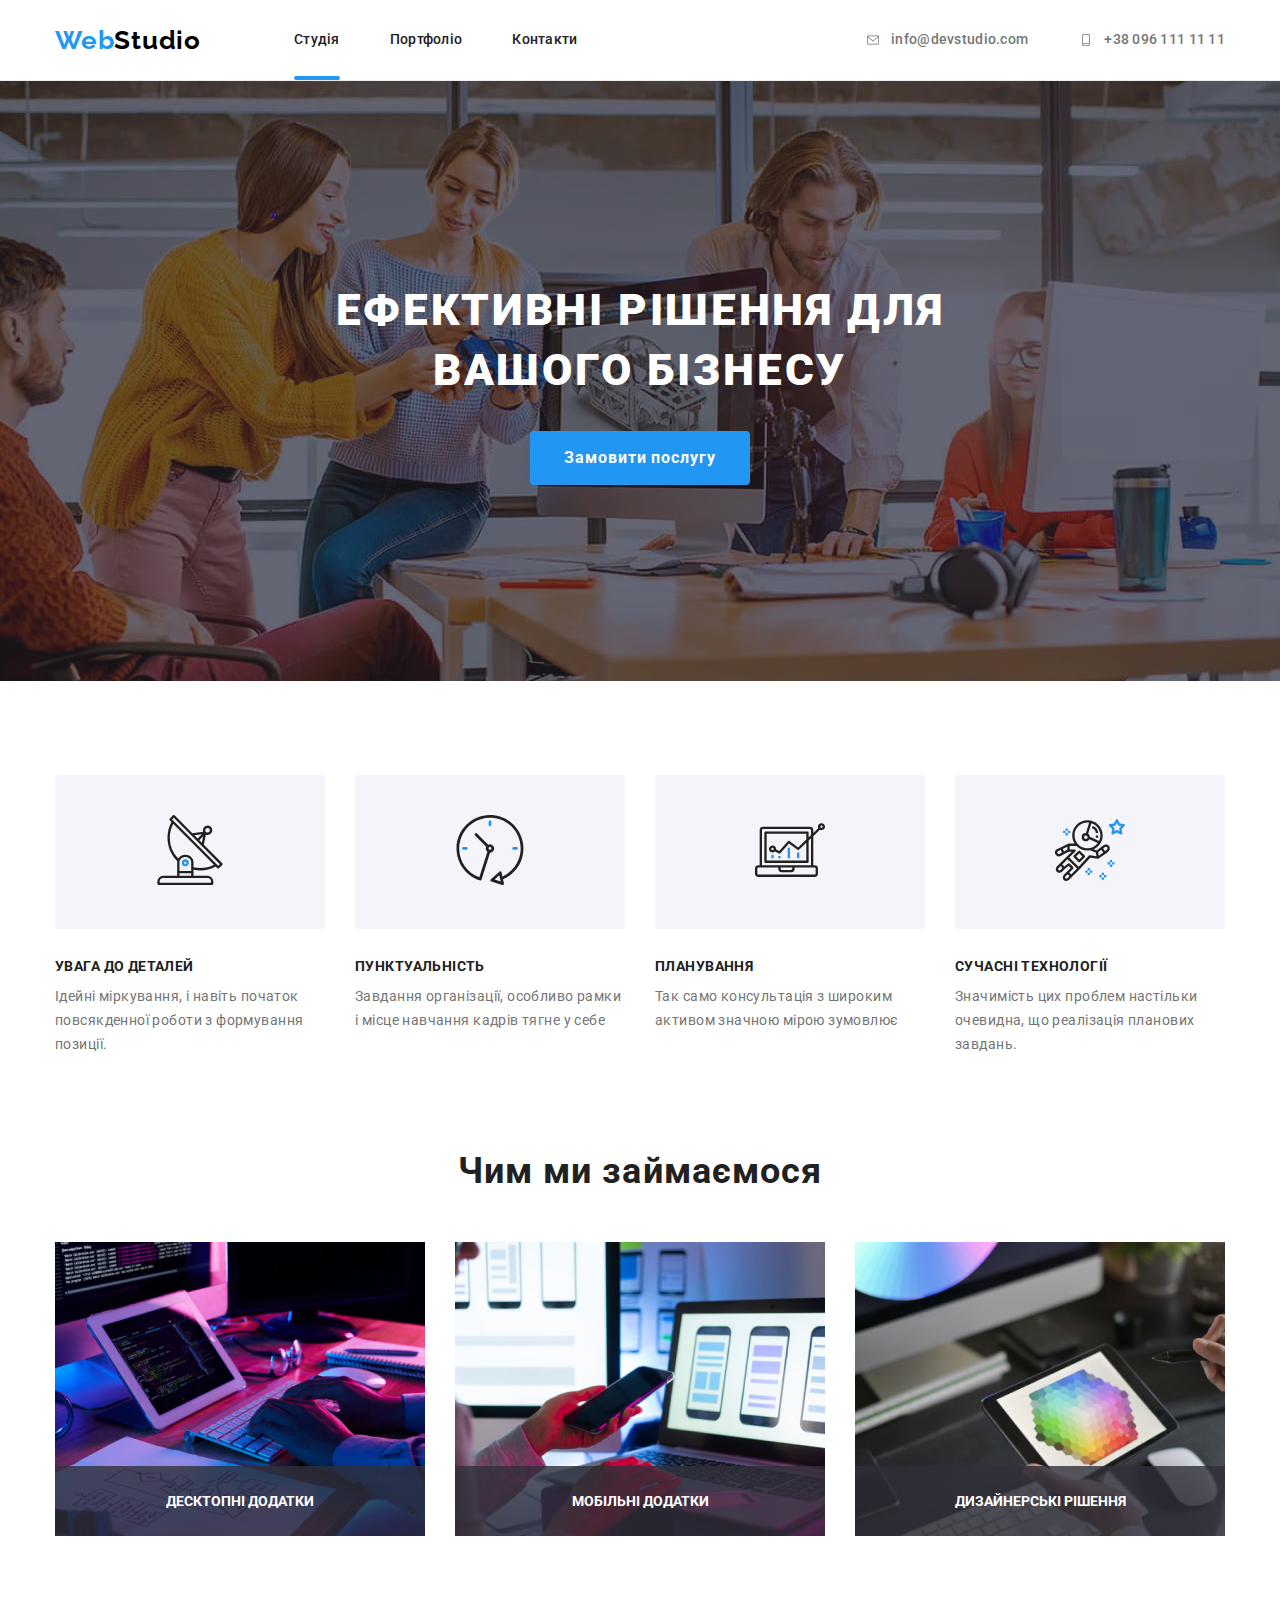
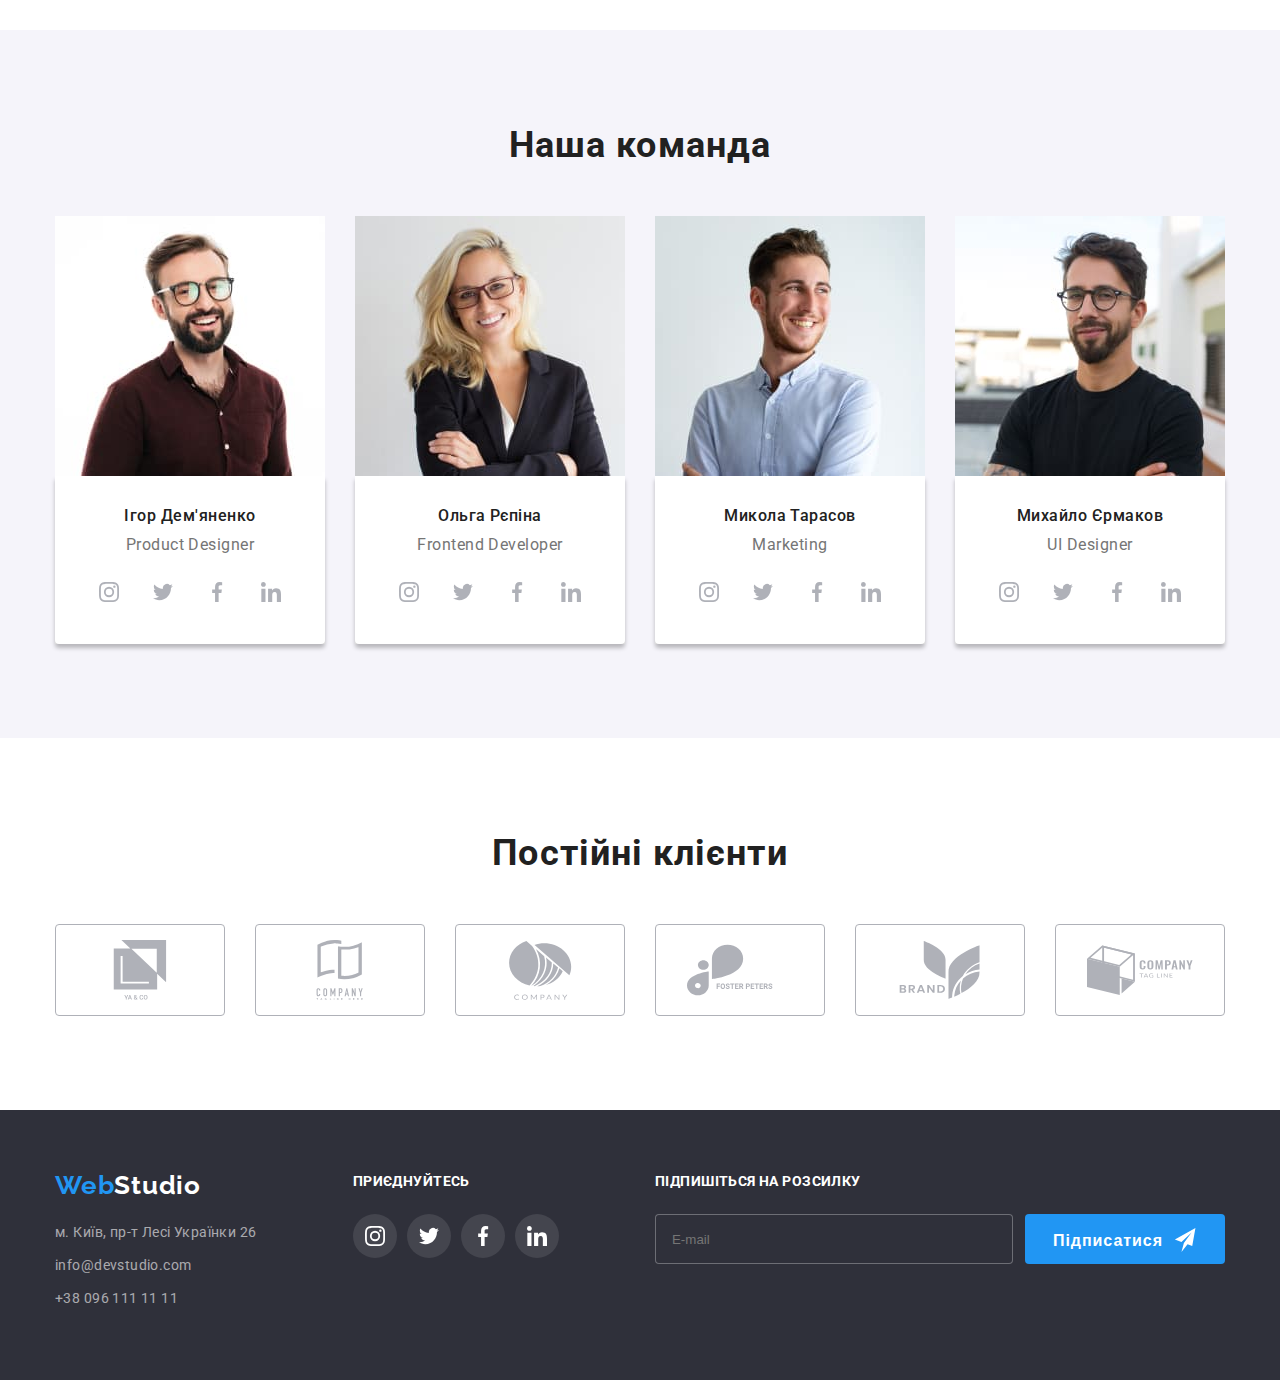
<file: index.html>
<!DOCTYPE html>
<html lang="uk">
  <head>
    <meta charset="UTF-8" />
    <meta http-equiv="X-UA-Compatible" content="IE=edge" />
    <meta name="viewport" content="width=device-width, initial-scale=1.0" />
    <title>Студія</title>

    <link rel="preconnect" href="https://fonts.googleapis.com" />
    <link rel="preconnect" href="https://fonts.gstatic.com" crossorigin />
    <!--<link rel="preconnect" href="<https://fonts.gstatic.com>" />-->
    <link
      href="https://fonts.googleapis.com/css2?family=Raleway:wght@700&family=Roboto:wght@400;500;700;900&display=swap"
      rel="stylesheet"
    />

    <link
      rel="stylesheet"
      href="https://cdnjs.cloudflare.com/ajax/libs/modern-normalize/1.1.0/modern-normalize.min.css"
      integrity="sha512-wpPYUAdjBVSE4KJnH1VR1HeZfpl1ub8YT/NKx4PuQ5NmX2tKuGu6U/JRp5y+Y8XG2tV+wKQpNHVUX03MfMFn9Q=="
      crossorigin="anonymous"
      referrerpolicy="no-referrer"
    />
    <link rel="stylesheet" href="./css/style.css" />
  </head>

  <body>
    <header class="page-header">
      <nav class="container main-nav">
        <a href="./index.html" class="logoh link"
          ><span class="webh-logo">Web</span><span class="studioh-logo">Studio</span></a
        >
        <ul class="site-nav list">
          <li class="item">
            <a href="" class="link current">Студія</a>
          </li>
          <li class="item">
            <a href="./portfolio.html" class="link">Портфоліо</a>
          </li>
          <li class="item"><a href=" " class="link">Контакти</a></li>
        </ul>

        <ul class="contacts-nav list">
          <li class="item">
            <a href="mailto:info@devstudio.com" class="contacts link">
              <svg class="contacts-nav-icon" width="16" height="12">
                <use href="./images/icon.svg#envelope"></use>
              </svg>
              info@devstudio.com
            </a>
          </li>
          <li class="item">
            <a href="tel:+380961111111" class="contacts link">
              <svg class="contacts-nav-icon" width="16" height="12">
                <use href="./images/icon.svg#smartphone"></use>
              </svg>
              +38 096 111 11 11
            </a>
          </li>
        </ul>
      </nav>
    </header>

    <main>
      <!--section "hero">-->

      <section class="hero-section overlay">
        <h1 class="hero-title">Ефективні рішення для вашого бізнесу</h1>
        <button class="button hero-button" type="button" data-modal-open>Замовити послугу</button>
      </section>

      <!-- Section Особливості рішень-->

      <!-- features Section - Особливості рішень-->
      <section class="section no-padding">
        <div class="container">
          <h2 class="section-title visually-hidden">Особливості рішень</h2>
          <ul class="features-list list">
            <li class="item">
              <div class="thumb">
                <svg class="features-icon" width="70" heigth="70">
                  <use href="./images/icon.svg#antenna"></use>
                </svg>
              </div>
              <div class="features-content">
                <h3 class="title">Увага до деталей</h3>
                <p class="description">
                  Ідейні міркування, і навіть початок повсякденної роботи з формування позиції.
                </p>
              </div>
            </li>
            <li class="item">
              <div class="thumb">
                <svg class="features-icon" width="70" heigth="70">
                  <use href="./images/icon.svg#clock"></use>
                </svg>
              </div>
              <div class="features-content">
                <h3 class="title">Пунктуальність</h3>
                <p class="description">
                  Завдання організації, особливо рамки і місце навчання кадрів тягне у себе
                </p>
              </div>
            </li>
            <li class="item">
              <div class="thumb">
                <svg class="features-icon" width="70" heigth="70">
                  <use href="./images/icon.svg#diagram"></use>
                </svg>
              </div>
              <div class="features-content">
                <h3 class="title">Планування</h3>
                <p class="description">
                  Так само консультація з широким активом значною мірою зумовлює
                </p>
              </div>
            </li>
            <li class="item">
              <div class="thumb">
                <svg class="features-icon" width="70" heigth="70">
                  <use href="./images/icon.svg#astronaut"></use>
                </svg>
              </div>
              <div class="features-content">
                <h3 class="title">Сучасні технології</h3>
                <p class="description">
                  Значимість цих проблем настільки очевидна, що реалізація планових завдань.
                </p>
              </div>
            </li>
          </ul>
        </div>
      </section>
      <!-- Section Чим ми займаємося -->
      <section class="section">
        <div class="container">
          <h2 class="section-title">Чим ми займаємося</h2>
          <ul class="work-list list">
            <li class="item">
              <a href="" class="link">
                <img src="./images/box/box-1.jpg" alt="Діяльність1" width="370" height="294" />
                <p class="work-description">десктопні додатки</p>
              </a>
            </li>
            <li class="item">
              <a href="" class="link">
                <img src="./images/box/box-2.jpg" alt="Діяльність2" width="370" height="294" />
                <p class="work-description">мобільні додатки</p>
              </a>
            </li>
            <li class="item">
              <a href="" class="link">
                <img src="./images/box/box-3.jpg" alt="Діяльність3" width="370" height="294" />
                <p class="work-description">дизайнерські рішення</p>
              </a>
            </li>
          </ul>
        </div>
      </section>

      <!-- Section Наша команда Section 3-->
      <section class="section cards-team">
        <div class="container">
          <h2 class="section-title">Наша команда</h2>
          <ul class="team-list list">
            <li class="item">
              <img
                src="./images/cards/team-card1.jpg"
                alt="Ігор Дем'яненко продакт Дизайнер"
                width="270"
                height="260"
              />
              <div class="team-info">
                <div class="team-content">
                  <h3 class="title">Ігор Дем'яненко</h3>
                  <p class="description" lang="en">Product Designer</p>
                </div>

                <div class="team-icon">
                  <!--Оформление иконок соцсетей */-->
                  <ul class="team-list-icon list">
                    <li>
                      <a href="" class="team-icon-link">
                        <svg class="team-item-icon">
                          <use href="./images/icon.svg#instagram"></use>
                        </svg>
                      </a>
                    </li>
                    <li>
                      <a href="" class="team-icon-link">
                        <svg class="team-item-icon">
                          <use href="./images/icon.svg#twitter"></use>
                        </svg>
                      </a>
                    </li>
                    <li>
                      <a href="" class="team-icon-link">
                        <svg class="team-item-icon">
                          <use href="./images/icon.svg#facebook"></use>
                        </svg>
                      </a>
                    </li>
                    <li>
                      <a href="" class="team-icon-link">
                        <svg class="team-item-icon">
                          <use href="./images/icon.svg#linkedin"></use>
                        </svg>
                      </a>
                    </li>
                  </ul>
                </div>
              </div>
            </li>

            <li class="item">
              <img
                src="./images/cards/team-card2.jpg"
                alt="Ольга Рєпіна фронт енд розробник"
                width="270"
                height="260"
              />
              <div class="team-info">
                <div class="team-content">
                  <h3 class="title">Ольга Рєпіна</h3>
                  <p class="description" lang="en">Frontend Developer</p>
                </div>
                <div class="team-icon">
                  <!--Оформление иконок соцсетей */-->
                  <ul class="team-list-icon list">
                    <li>
                      <a href="" class="team-icon-link">
                        <svg class="team-item-icon">
                          <use href="./images/icon.svg#instagram"></use>
                        </svg>
                      </a>
                    </li>
                    <li>
                      <a href="" class="team-icon-link">
                        <svg class="team-item-icon">
                          <use href="./images/icon.svg#twitter"></use>
                        </svg>
                      </a>
                    </li>
                    <li>
                      <a href="" class="team-icon-link">
                        <svg class="team-item-icon">
                          <use href="./images/icon.svg#facebook"></use>
                        </svg>
                      </a>
                    </li>
                    <li>
                      <a href="" class="team-icon-link">
                        <svg class="team-item-icon">
                          <use href="./images/icon.svg#linkedin"></use>
                        </svg>
                      </a>
                    </li>
                  </ul>
                </div>
              </div>
            </li>

            <li class="item">
              <img
                src="./images/cards/team-card3.jpg"
                alt="Микола Тарасов Маркетинг"
                width="270"
                height="260"
              />
              <div class="team-info">
                <div class="team-content">
                  <h3 class="title">Микола Тарасов</h3>
                  <p class="description" lang="en">Marketing</p>
                </div>

                <div class="team-icon">
                  <!--Оформление иконок соцсетей */-->
                  <ul class="team-list-icon list">
                    <li>
                      <a href="" class="team-icon-link">
                        <svg class="team-item-icon">
                          <use href="./images/icon.svg#instagram"></use>
                        </svg>
                      </a>
                    </li>
                    <li>
                      <a href="" class="team-icon-link">
                        <svg class="team-item-icon">
                          <use href="./images/icon.svg#twitter"></use>
                        </svg>
                      </a>
                    </li>
                    <li>
                      <a href="" class="team-icon-link">
                        <svg class="team-item-icon">
                          <use href="./images/icon.svg#facebook"></use>
                        </svg>
                      </a>
                    </li>
                    <li>
                      <a href="" class="team-icon-link">
                        <svg class="team-item-icon">
                          <use href="./images/icon.svg#linkedin"></use>
                        </svg>
                      </a>
                    </li>
                  </ul>
                </div>
              </div>
            </li>

            <li class="item">
              <img
                src="./images/cards/team-card4.jpg"
                alt="Михайло Єрмаков графічний дизайнер"
                width="270"
                height="260"
              />
              <div class="team-info">
                <div class="team-content">
                  <h3 class="title">Михайло Єрмаков</h3>
                  <p class="description" lang="en">UI Designer</p>
                </div>
                <div class="team-icon">
                  <!--Оформление иконок соцсетей */-->
                  <ul class="team-list-icon list">
                    <li>
                      <a href="" class="team-icon-link">
                        <svg class="team-item-icon">
                          <use href="./images/icon.svg#instagram"></use>
                        </svg>
                      </a>
                    </li>
                    <li>
                      <a href="" class="team-icon-link">
                        <svg class="team-item-icon">
                          <use href="./images/icon.svg#twitter"></use>
                        </svg>
                      </a>
                    </li>
                    <li>
                      <a href="" class="team-icon-link">
                        <svg class="team-item-icon">
                          <use href="./images/icon.svg#facebook"></use>
                        </svg>
                      </a>
                    </li>
                    <li>
                      <a href="" class="team-icon-link">
                        <svg class="team-item-icon">
                          <use href="./images/icon.svg#linkedin"></use>
                        </svg>
                      </a>
                    </li>
                  </ul>
                </div>
              </div>
            </li>
          </ul>
        </div>
      </section>

      <section class="section">
        <div class="container">
          <h2 class="section-title">Постійні клієнти</h2>
          <ul class="clients-list-icon list">
            <li>
              <a href="" class="clients-icon-link">
                <svg class="clients-item-icon">
                  <use href="./images/icon.svg#client-logo1"></use>
                </svg>
              </a>
            </li>
            <li>
              <a href="" class="clients-icon-link">
                <svg class="clients-item-icon">
                  <use href="./images/icon.svg#client-logo2"></use>
                </svg>
              </a>
            </li>
            <li>
              <a href="" class="clients-icon-link">
                <svg class="clients-item-icon">
                  <use href="./images/icon.svg#client-logo3"></use>
                </svg>
              </a>
            </li>
            <li>
              <a href="" class="clients-icon-link">
                <svg class="clients-item-icon">
                  <use href="./images/icon.svg#client-logo4"></use>
                </svg>
              </a>
            </li>
            <li class="item">
              <a href="" class="clients-icon-link">
                <svg class="clients-item-icon">
                  <use href="./images/icon.svg#client-logo5"></use>
                </svg>
              </a>
            </li>
            <li>
              <a href="" class="clients-icon-link">
                <svg class="clients-item-icon">
                  <use href="./images/icon.svg#client-logo6"></use>
                </svg>
              </a>
            </li>
          </ul>
        </div>
      </section>
    </main>

    <!-- footer -->
    <footer class="footer">
      <div class="container footer-info">
        <div class="footer-adr">
          <a href="./index.html" class="logof link">
            <span class="webf-logo">Web</span><span class="studiof-logo">Studio</span></a
          >
          <address>
            <a
              href="https://www.google.com/maps/d/viewer?mid=10uSM3H-mIU3GznYo2szRIEphczw&hl=en_US&ll=50.42732700000001%2C30.538092&z=17"
              target="_blank"
              class="address-footer link"
              rel="noopener noreferrer"
            >
              м. Київ, пр-т Лесі Українки 26</a
            >
            <a href="mailto:info@devstudio.com" class="address-footer link">info@devstudio.com</a>
            <a href="tel:+380961111111" class="address-footer link">+38 096 111 11 11</a>
          </address>
        </div>
        <div class="footer-icon">
          <p class="title">приєднуйтесь</p>
          <div class="team-icon">
            <!--Оформление иконок соцсетей */-->
            <ul class="footer-list-icon list">
              <li>
                <a href="" class="footer-icon-link">
                  <svg class="footer-item-icon">
                    <use href="./images/icon.svg#instagram"></use>
                  </svg>
                </a>
              </li>
              <li>
                <a href="" class="footer-icon-link">
                  <svg class="footer-item-icon">
                    <use href="./images/icon.svg#twitter"></use>
                  </svg>
                </a>
              </li>
              <li>
                <a href="" class="footer-icon-link">
                  <svg class="footer-item-icon">
                    <use href="./images/icon.svg#facebook"></use>
                  </svg>
                </a>
              </li>
              <li>
                <a href="" class="footer-icon-link">
                  <svg class="footer-item-icon">
                    <use href="./images/icon.svg#linkedin"></use>
                  </svg>
                </a>
              </li>
            </ul>
          </div>
        </div>

        <div class="footer-forma">
          <p class="title">підпишіться на розсилку</p>
          <form class="footer-forma-content" name="footer_forma_content">
            <label class="footer-forma-label" for="footer_user_email"></label>
            <input
              class="footer-forma-field"
              type="email"
              name="footer_user_email"
              id="footer_user_email"
              placeholder="E-mail"
            />
            <button type="submit" class="button-footer-forma">
              підписатися<svg class="footer-send-icon" width="24" height="24">
                <use href="./images/icon.svg#icon-send"></use>
              </svg>
            </button>
          </form>
        </div>
      </div>
    </footer>

    <!--modal window-->
    <div class="backdrop is-hidden" data-modal>
      <div class="modal">
        <button class="modal-btn" data-modal-close>
          <svg class="modal-icon-btn" width="11" height="11">
            <use href="./images/icon.svg#icon-close"></use>
          </svg>
        </button>

        <p class="modal-strong-text"><strong>Залиште свої дані, ми Вам передзвонимо </strong></p>
        <form class="modal-form" name="modal_form">
          <!---поля форми -->
          <div class="mоdal-form-group" role="group">
            <label class="modal-form-label" for="user_name">Ім'я</label>
            <div class="modal-form-wrapper">
              <input class="modal-form-field" type="text" name="user_name" id="user_name" />
              <svg class="modal-form-icon" width="18" height="18">
                <use href="./images/icon.svg#person-black"></use>
              </svg>
            </div>

            <label class="modal-form-label" for="phone_name">Телефон</label>
            <div class="modal-form-wrapper">
              <input class="modal-form-field" type="tel" name="user_phone" id="phone_name" />
              <svg class="modal-form-icon" width="18" height="18">
                <use href="./images/icon.svg#phone-black"></use>
              </svg>
            </div>

            <label class="modal-form-label" for="user_mail">Пошта</label>
            <div class="modal-form-wrapper">
              <input class="modal-form-field" type="email" name="user_mail" id="user_mail" />
              <svg class="modal-form-icon" width="18" height="18">
                <use href="./images/icon.svg#email-black"></use>
              </svg>
            </div>

            <label class="modal-form-label" for="user_message">Коментар</label>
            <textarea
              class="modal-form-message"
              name="user_message"
              id="user_message"
              placeholder="Введіть текст"
              rows="7"
            ></textarea>
          </div>

          <div class="modal-user-agreement" role="group">
            <input
              class="modal-form-checkbox"
              type="checkbox"
              name="user_agreement"
              id="user_agreement"
            />
            <label class="user-agreement-text" for="user_agreement"
              >Погоджуюся з розсилкою та приймаю
              <a class="user-condition-link" href="">Умови договору</a></label
            >
          </div>
          <button class="form-modal-button" type="submit">Відправити</button>
        </form>
      </div>
    </div>

    <script src="./js/modal.js"></script>
  </body>
</html>
</file>
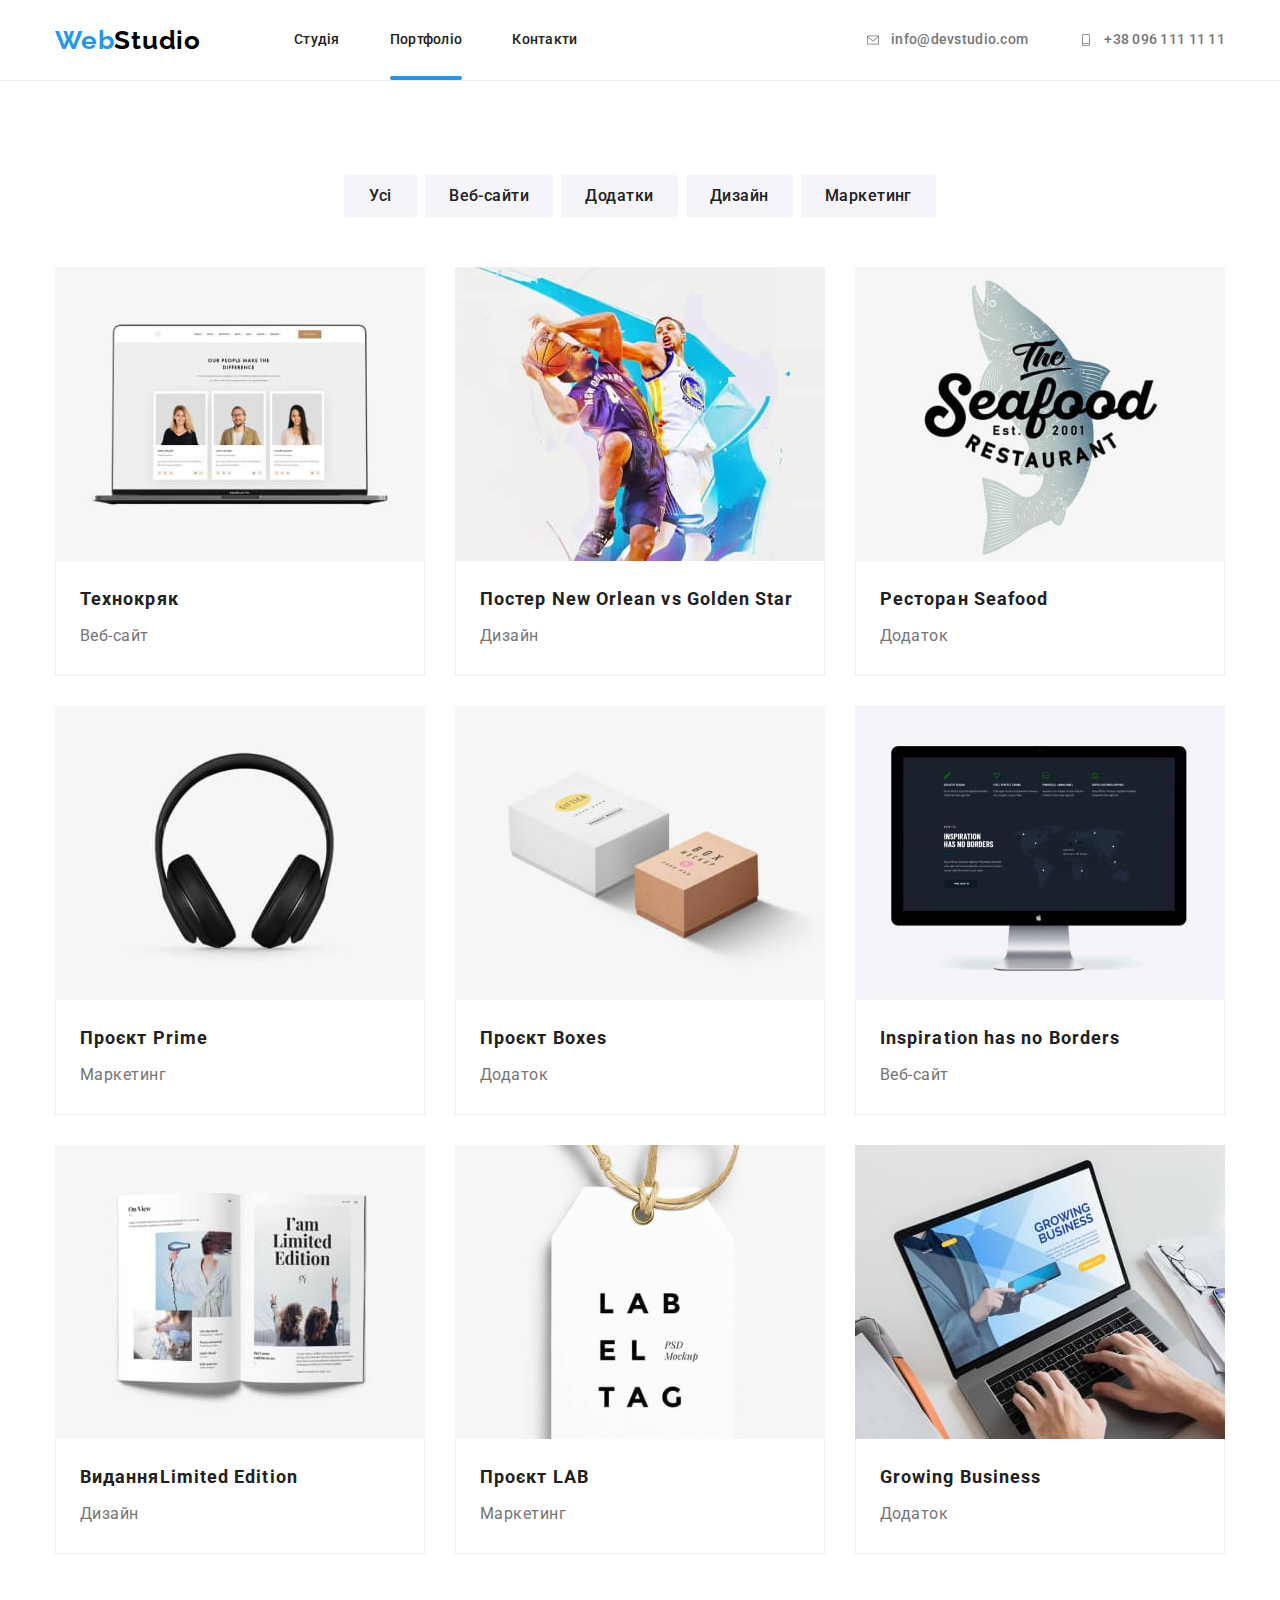
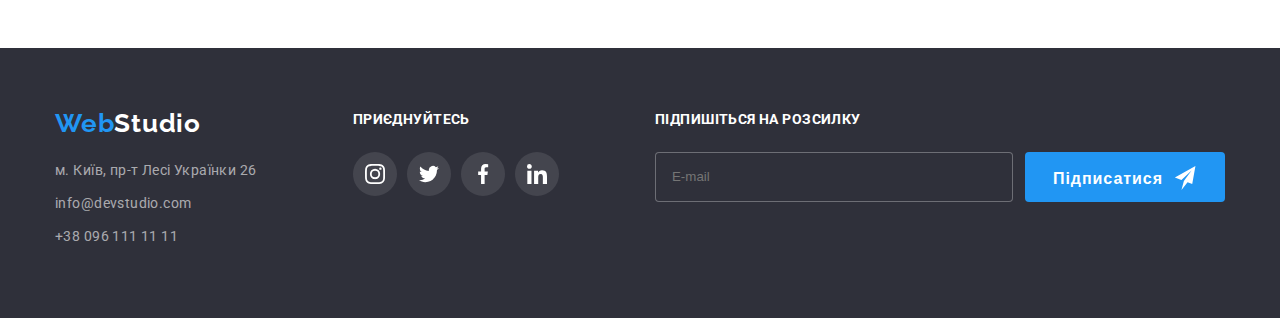
<file: portfolio.html>
<!DOCTYPE html>
<html lang="en">
  <head>
    <meta charset="UTF-8" />
    <meta http-equiv="X-UA-Compatible" content="IE=edge" />
    <meta name="viewport" content="width=device-width, initial-scale=1.0" />
    <title>Portfolio</title>
    <link rel="preconnect" href="https://fonts.googleapis.com" />
    <link rel="preconnect" href="https://fonts.gstatic.com" crossorigin />
    <link
      href="https://fonts.googleapis.com/css2?family=Raleway:wght@700&family=Roboto:wght@400;500;700;900&display=swap"
      rel="stylesheet"
    />
    <link rel="stylesheet" href="./css/style.css" />
  </head>
  <body>
    <header class="page-header">
      <nav class="container main-nav">
        <a href="./index.html" class="logoh link"
          ><span class="webh-logo">Web</span><span class="studioh-logo">Studio</span></a
        >
        <ul class="site-nav list">
          <li class="item">
            <a href="./index.html" class="link">Студія</a>
          </li>
          <li class="item">
            <a href=" " class="link current">Портфоліо</a>
          </li>
          <li class="item"><a href=" " class="link">Контакти</a></li>
        </ul>

        <ul class="contacts-nav list">
          <li class="item">
            <a href="mailto:info@devstudio.com" class="contacts link">
              <svg class="contacts-nav-icon" width="16" height="12">
                <use href="./images/icon.svg#envelope"></use>
              </svg>
              info@devstudio.com
            </a>
          </li>
          <li class="item">
            <a href="tel:+380961111111" class="contacts link">
              <svg class="contacts-nav-icon" width="16" height="12">
                <use href="./images/icon.svg#smartphone"></use>
              </svg>
              +38 096 111 11 11
            </a>
          </li>
        </ul>
      </nav>
    </header>
    <main>
      <!--Portfolio заголовок потом скрыть-->
      <h1 class="visually-hidden">Portfolio</h1>
      <section class="section">
        <div class="container">
          <!-- <div class="filter-button">-->
          <ul class="filter-list list">
            <li class="item"><button type="button" class="button second">Усі</button></li>
            <li class="item"><button type="button" class="button second">Веб-сайти</button></li>
            <li class="item"><button type="button" class="button second">Додатки</button></li>
            <li class="item"><button type="button" class="button second">Дизайн</button></li>
            <li class="item"><button type="button" class="button second">Маркетинг</button></li>
          </ul>
          <!--</div>-->
        </div>

        <!--foto portfolio-->
        <div class="container">
          <ul class="portfolio-list list">
            <li class="item">
              <a href="" class="portfolio-card link">
                <div class="overlay-card">
                  <img
                    class="img-portfolio"
                    src="./images/portfolio/project-1.jpg"
                    alt="Назва сайту"
                    width="370"
                  />
                  <div class="overlay-portfolio">
                    <p class="overlay-text">
                      Lorem ipsum dolor sit amet consectet adipisicing elit. Eius veritatis facere
                      praesentium voluptate repellendus voluptas quas a inventore culpa, illo error
                      vitae, officia corrupti molestias delectus similique. Officia, repellat
                      dolores
                    </p>
                  </div>
                </div>

                <div class="portfolio-content">
                  <h3 class="title">Технокряк</h3>
                  <p class="description">Веб-сайт</p>
                </div>
              </a>
            </li>
            <li class="item">
              <a href="" class="portfolio-card link">
                <div class="overlay-card">
                  <img src="./images/portfolio/project-2.jpg" alt="Назва постеру" width="370" />
                  <div class="overlay-portfolio">
                    <p class="overlay-text">
                      Lorem ipsum dolor sit amet consectet adipisicing elit. Eius veritatis facere
                      praesentium voluptate repellendus voluptas quas a inventore culpa, illo error
                      vitae, officia corrupti molestias delectus similique. Officia, repellat
                      dolores
                    </p>
                  </div>
                </div>
                <div class="portfolio-content">
                  <h3 class="title">Постер <span lang="en">New Orlean vs Golden Star</span></h3>
                  <p class="description">Дизайн</p>
                </div>
              </a>
            </li>
            <li class="item">
              <a href="" class="portfolio-card link">
                <div class="overlay-card">
                  <img src="./images/portfolio/project-3.jpg" alt="Назва ресторану" width="370" />
                  <div class="overlay-portfolio">
                    <p class="overlay-text">
                      Lorem ipsum dolor sit amet consectet adipisicing elit. Eius veritatis facere
                      praesentium voluptate repellendus voluptas quas a inventore culpa, illo error
                      vitae, officia corrupti molestias delectus similique. Officia, repellat
                      dolores
                    </p>
                  </div>
                </div>
                <div class="portfolio-content">
                  <h3 class="title">Ресторан <span lang="en">Seafood</span></h3>
                  <p class="description">Додаток</p>
                </div>
              </a>
            </li>

            <li class="item">
              <a href="" class="portfolio-card link">
                <div class="overlay-card">
                  <img src="./images/portfolio/project-4.jpg" alt="Назва проекту" width="370" />
                  <div class="overlay-portfolio">
                    <p class="overlay-text">
                      Lorem ipsum dolor sit amet consectet adipisicing elit. Eius veritatis facere
                      praesentium voluptate repellendus voluptas quas a inventore culpa, illo error
                      vitae, officia corrupti molestias delectus similique. Officia, repellat
                      dolores
                    </p>
                  </div>
                </div>

                <div class="portfolio-content">
                  <h3 class="title">Проєкт <span lang="en">Prime</span></h3>
                  <p class="description">Маркетинг</p>
                </div>
              </a>
            </li>

            <li class="item">
              <a href="" class="portfolio-card link">
                <div class="overlay-card">
                  <img src="./images/portfolio/project-5.jpg" alt="Назва проекту" width="370" />
                  <div class="overlay-portfolio">
                    <p class="overlay-text">
                      Lorem ipsum dolor sit amet consectet adipisicing elit. Eius veritatis facere
                      praesentium voluptate repellendus voluptas quas a inventore culpa, illo error
                      vitae, officia corrupti molestias delectus similique. Officia, repellat
                      dolores
                    </p>
                  </div>
                </div>

                <div class="portfolio-content">
                  <h3 class="title">Проєкт <span lang="en">Boxes</span></h3>
                  <p class="description">Додаток</p>
                </div>
              </a>
            </li>
            <li class="item">
              <a href="" class="portfolio-card link">
                <div class="overlay-card">
                  <img src="./images/portfolio/project-6.jpg" alt="Назва сайту" width="370" />
                  <div class="overlay-portfolio">
                    <p class="overlay-text">
                      Lorem ipsum dolor sit amet consectet adipisicing elit. Eius veritatis facere
                      praesentium voluptate repellendus voluptas quas a inventore culpa, illo error
                      vitae, officia corrupti molestias delectus similique. Officia, repellat
                      dolores
                    </p>
                  </div>
                </div>

                <div class="portfolio-content">
                  <h3 class="title" lang="en">Inspiration has no Borders</h3>
                  <p class="description">Веб-сайт</p>
                </div>
              </a>
            </li>
            <li class="item">
              <a href="" class="portfolio-card link">
                <div class="overlay-card">
                  <img src="./images/portfolio/project-7.jpg" alt="Назва видання" width="370" />
                  <div class="overlay-portfolio">
                    <p class="overlay-text">
                      Lorem ipsum dolor sit amet consectet adipisicing elit. Eius veritatis facere
                      praesentium voluptate repellendus voluptas quas a inventore culpa, illo error
                      vitae, officia corrupti molestias delectus similique. Officia, repellat
                      dolores
                    </p>
                  </div>
                </div>

                <div class="portfolio-content">
                  <h3 class="title">Видання<span lang="en">Limited Edition</span></h3>
                  <p class="description">Дизайн</p>
                </div>
              </a>
            </li>
            <li class="item">
              <a href="" class="portfolio-card link">
                <div class="overlay-card">
                  <img src="./images/portfolio/project-8.jpg" alt="Назва проекту" width="370" />
                  <div class="overlay-portfolio">
                    <p class="overlay-text">
                      Lorem ipsum dolor sit amet consectet adipisicing elit. Eius veritatis facere
                      praesentium voluptate repellendus voluptas quas a inventore culpa, illo error
                      vitae, officia corrupti molestias delectus similique. Officia, repellat
                      dolores
                    </p>
                  </div>
                </div>

                <div class="portfolio-content">
                  <h3 class="title">Проєкт <span lang="en">LAB</span></h3>
                  <p class="description">Маркетинг</p>
                </div>
              </a>
            </li>
            <li class="item">
              <a href="" class="portfolio-card link">
                <div class="overlay-card">
                  <img src="./images/portfolio/project-9.jpg" alt="Назва додатку" width="370" />
                  <div class="overlay-portfolio">
                    <p class="overlay-text">
                      Lorem ipsum dolor sit amet consectet adipisicing elit. Eius veritatis facere
                      praesentium voluptate repellendus voluptas quas a inventore culpa, illo error
                      vitae, officia corrupti molestias delectus similique. Officia, repellat
                      dolores
                    </p>
                  </div>
                </div>

                <div class="portfolio-content">
                  <h3 class="title" lang="en">Growing Business</h3>
                  <p class="description">Додаток</p>
                </div>
              </a>
            </li>
          </ul>
        </div>
      </section>
    </main>
    <footer class="footer">
      <div class="container footer-info">
        <div class="footer-adr">
          <a href="./index.html" class="logof link">
            <span class="webf-logo">Web</span><span class="studiof-logo">Studio</span></a
          >
          <address>
            <a
              href="https://www.google.com/maps/d/viewer?mid=10uSM3H-mIU3GznYo2szRIEphczw&hl=en_US&ll=50.42732700000001%2C30.538092&z=17"
              target="_blank"
              class="address-footer link"
              rel="noopener noreferrer"
            >
              м. Київ, пр-т Лесі Українки 26</a
            >
            <a href="mailto:info@devstudio.com" class="address-footer link">info@devstudio.com</a>
            <a href="tel:+380961111111" class="address-footer link">+38 096 111 11 11</a>
          </address>
        </div>
        <div class="footer-icon">
          <p class="title">приєднуйтесь</p>
          <div class="team-icon">
            <!--Оформление иконок соцсетей */-->
            <ul class="footer-list-icon list">
              <li>
                <a href="" class="footer-icon-link">
                  <svg class="footer-item-icon">
                    <use href="./images/icon.svg#instagram"></use>
                  </svg>
                </a>
              </li>
              <li>
                <a href="" class="footer-icon-link">
                  <svg class="footer-item-icon">
                    <use href="./images/icon.svg#twitter"></use>
                  </svg>
                </a>
              </li>
              <li>
                <a href="" class="footer-icon-link">
                  <svg class="footer-item-icon">
                    <use href="./images/icon.svg#facebook"></use>
                  </svg>
                </a>
              </li>
              <li>
                <a href="" class="footer-icon-link">
                  <svg class="footer-item-icon">
                    <use href="./images/icon.svg#linkedin"></use>
                  </svg>
                </a>
              </li>
            </ul>
          </div>
        </div>

        <div class="footer-forma">
          <p class="title">підпишіться на розсилку</p>
          <form class="footer-forma-content" name="footer_forma_content">
            <label class="footer-forma-label" for="footer_user_email"></label>
            <input
              class="footer-forma-field"
              type="email"
              name="footer_user_email"
              id="footer_user_email"
              placeholder="E-mail"
            />
            <button type="submit" class="button-footer-forma">
              підписатися<svg class="footer-send-icon" width="24" height="24">
                <use href="./images/icon.svg#icon-send"></use>
              </svg>
            </button>
          </form>
        </div>
      </div>
    </footer>
  </body>
</html>
</file>
<file: css/style.css>
/* Колір основнотго тексту  #212121 */
/* Вторинний колір тексту ciрий  #757575*/
/* Тескт Hero Білий  #FFFFFF */
/* Акцент -Голубий #2196F3 */
/* Вторинний білий для футер rgba(255, 255, 255, 0.6); */
/* page background: #F5F5F5 */
/* Section Наша команда #F5F4FA */
/* Section Hero background #2F303A */

:root {
  --primary-text-color: #212121;
  --second-text-color: #757575;
  --primary-white-color: #ffffff;
  --second-white-color: rgba(255, 255, 255, 0.6);
  --accent-text-color: #2196f3;
  --primary-bg-color: #ffffff;
  --second-bg-color: #f5f4fa;
  --background-hf-color: #2f303a;
  --logo-studioh-color: #000000;
  --border-line-color: #ececec;
  --portfolio-list-gap: 30px;
  --card-outline-color: #eeeeee;
  --icon-color: #afb1b8;
  --animation-transform: 250ms cubic-bezier(0.4, 0, 0.2, 1);
}

html {
  box-sizing: border-box;
}

*,
*:before,
*:after {
  box-sizing: inherit;
}

body {
  font-family: Roboto, sans-serif;
  color: var(--primary-text-color);
  margin: 0;
}
h1,
h2,
h3,
h4,
h5,
h6,
ul,
p {
  margin: 0;
}
img {
  display: block;
  max-width: 100%;
  height: auto;
}

.list {
  list-style: none;
  padding: 0;
  margin: 0;
}

.link {
  text-decoration: none;
}
/* Для приховування заголовку */
.visually-hidden {
  position: absolute;
  white-space: nowrap;
  width: 1px;
  height: 1px;
  overflow: hidden;
  border: 0;
  padding: 0;
  clip: rect(0 0 0 0);
  clip-path: inset(50%);
  margin: -1px;
}
.container {
  margin: 0 auto;
  margin-left: auto;
  margin-right: auto;
  margin-top: auto;
  width: 1200px;
  padding-left: 15px;
  padding-right: 15px;
  /*outline: 2px solid green;*/
}

/****** Логотип у хедері******/
.webh-logo {
  color: var(--accent-text-color);
}
.studioh-logo {
  color: var(--logo-studioh-color);
}
.logoh {
  font-family: "Raleway";
  font-weight: 700;
  font-size: 26px;
  line-height: 1.19;
  letter-spacing: 0.03em;
}
.page-header {
  background-color: var(--primary-bg-color);
  border-bottom-width: 1px;
  border-bottom-style: solid;
  border-bottom-color: var(--border-line-color);
}

.main-nav {
  display: flex;
  align-items: center;
}
/***** Навігація по сайту ******/

.site-nav .item {
  position: relative;
}

.current::after {
  content: " ";
  display: block;
  position: absolute;
  left: 0;
  bottom: 0;
  width: 100%;
  height: 4px;
  background: var(--accent-text-color);
  border-radius: 2px;
}

/* для плавного переходу*
.site-nav .link::after {
  content: " ";
  display: block;
  position: absolute;
  left: 50%;
  bottom: 0;
  transform: translateX(-50%) scaleX(0.1);
  width: 100%;
  height: 4px;
  background: #2196f3;
  border-radius: 2px;
  opacity: 0;
  transition: transform var(--anim-fast) opasity var(--anim-fast);
  

.site-nav .link:hover::after,
.site-nav .link:focus::after {
  transform: translateX(-50%) scaleX(1);
  opacity: 1;
}*/

.site-nav {
  padding: 0;
  margin: 0;
  display: flex;
  box-sizing: border-box;
  margin-left: 93px;
}

/*
.site-nav .item:not(:last-child) {
  box-sizing: border-box;
  margin-right: 50px;
  outline: 1px solid red;
}*/
.site-nav .item + .item {
  margin-left: 50px;
}

.site-nav .link {
  display: block;
  padding-top: 32px;
  padding-bottom: 32px;
  color: var(--primary-text-color);
  font-weight: 500;
  font-size: 14px;
  line-height: 1.14;
  letter-spacing: 0.02em;
}

/****** Контакти у хедері ******/

.contacts-nav {
  display: flex;
  margin-left: auto;
  justify-content: center;
  align-items: center;
}
.contacts-nav .contacts {
  margin: 0;
  padding: 0;
  display: flex;
  justify-content: center;
  align-items: center;
  gap: 10px;
}
.contacts-nav-icon {
  fill: var(--second-text-color);
}
.contacts-nav .item + .item {
  margin-left: 50px;
}
.contacts-nav .contacts {
  padding-top: 32px;
  padding-bottom: 32px;
  font-weight: 500;
  font-size: 14px;
  line-height: 1.14;
  letter-spacing: 0.02em;
  color: var(--second-text-color);
}

.main-nav .link:hover,
.main-nav .link:focus {
  color: var(--accent-text-color);
  transition: color var(--animation-transform);
}

.main-nav .link:hover .contacts-nav-icon,
.main-nav .link:focus .contacts-nav-icon {
  fill: var(--accent-text-color);
}

/* section hero */
.hero-section {
  text-align: center;
  padding-bottom: 200px;
  padding-top: 200px;
  background-color: var(--background-hf-color);
}
/*задання фону з градієнтом для hero*/
.hero-section.overlay {
  max-width: 1600px;
  height: 600px;
  margin-left: auto;
  margin-right: auto;
  background-image: linear-gradient(to right, rgba(47, 48, 58, 0.4), rgba(47, 48, 58, 0.4)),
    url("../images/bgn/hero-bgn.jpg");
  background-repeat: no-repeat;
  background-size: cover;
  background-position: center;
  /*outline: 1px solid black;*/
}
.hero-title {
  display: block;
  margin: auto;
  margin-top: 0;
  margin-bottom: 30px;
  width: 696px;
  font-weight: 900;
  font-size: 44px;
  line-height: 1.36;
  letter-spacing: 0.06em;
  text-transform: uppercase;
  color: var(--primary-white-color);
}

/* button */
.button {
  /*font-family: Roboto, sans-serif;*/
  display: block;
  margin: auto;
  font-family: inherit;
  font-size: 16px;
  text-align: center;
  border-color: transparent;
  border-radius: 4px;
  background-color: var(--second-bg-color);
  cursor: pointer;
  /* border: 1px solid transparent;*/
}
/* button in section Hero */
.button.hero-button {
  /* display: block;*/
  text-align: center;
  font-weight: 700;
  line-height: 1.88;
  letter-spacing: 0.06em;
  color: var(--primary-white-color);
  background-color: var(--accent-text-color);
  padding: 10px 32px;
  min-width: 216px;
}
/* fiter (buttons) for page Portfolio*/

/* Section  */
.section {
  padding-top: 94px;
  padding-bottom: 94px;
  /*border: 2px solid tomato;*/
}

.section.no-padding {
  padding-bottom: 0;
}
.section-title {
  margin-top: 0;
  margin-bottom: 50px;
  font-weight: 700;
  font-size: 36px;
  line-height: 1.167;
  text-align: center;
  letter-spacing: 0.03em;
}
/* features особливості рішень*/

.features-list {
  display: flex;
  gap: 30px;
}
.features-list > .item {
  flex-basis: 270px;
}

.features-list .title {
  margin-top: 0;
  margin-bottom: 10px;
  font-weight: 700;
  font-size: 14px;
  line-height: 1.14;
  letter-spacing: 0.03em;
  text-transform: uppercase;
}
.features-list .description {
  font-size: 14px;
  line-height: 1.7;
  color: var(--second-text-color);
  letter-spacing: 0.03em;
}

.features-list .thumb {
  background-color: var(--second-bg-color);
  border-radius: 4px;
  text-align: center;
  margin-bottom: 30px;
}

/* work Чим ми займаємось .work .title {}*/
.work-list {
  display: flex;
  gap: 30px;
}
.work-list > .item {
  flex-basis: 370px;
}
.work-list .item {
  position: relative;
}
.work-description {
  position: absolute;
  display: block;
  bottom: 0;
  left: 0;
  width: 100%;
  height: 70px;
  padding: 27px;
  font-size: 14px;
  font-weight: 700;
  line-height: calc(16 / 14);
  text-align: center;
  text-transform: uppercase;
  background-color: rgba(47, 48, 58, 0.8);
  color: var(--primary-white-color);
}
/* team команда фон Наша Команда*/
.section.cards-team {
  background-color: var(--second-bg-color);
  text-align: center;
}
.team-list {
  display: flex;
  gap: 30px;
}
.team-list > .item {
  flex-basis: 270px;
}

.team-info {
  padding-top: 30px;
  padding-bottom: 30px;
  border-bottom-left-radius: 4px;
  border-bottom-right-radius: 4px;
  border-top: none;
  box-shadow: 0 4px 4px rgba(0, 0, 0, 0.25);
}
.team-content {
  text-align: center;
}
.team-content .title {
  padding-bottom: 10px;
}
.team-list .title {
  font-weight: 500;
  font-size: 16px;
  line-height: 1.19;
  letter-spacing: 0.03em;
  text-align: center;
}
.team-list .description {
  font-weight: 400;
  font-size: 16px;
  line-height: 1.19;
  letter-spacing: 0.03em;
  color: var(--second-text-color);
}
.team-list .item {
  background-color: var(--primary-white-color);
}
/* оформлення іконок соцмереж*/
.team-icon {
  margin-top: 16px;
}
.team-list-icon.list {
  display: flex;
  justify-content: center;
  gap: 10px;
}
.team-icon-link {
  display: flex;
  justify-content: center;
  align-items: center;
  background-color: var(--primary-bg-color);
  border-radius: 50%;
  width: 44px;
  height: 44px;
  cursor: pointer;
  transition: background-color var(--animation-transform);
}

.team-item-icon {
  width: 20px;
  height: 20px;
  fill: var(--icon-color);
  transition: fill var(--animation-transform);
}

.team-icon-link:hover,
.team-icon-link:focus {
  background-color: var(--accent-text-color);
}
.team-icon-link:hover .team-item-icon,
.team-icon-link:focus .team-item-icon {
  fill: var(--primary-white-color);
  /*transition: fill var(--animation-transform);*/
}

/* Clients icon*/
.clients-list-icon.list {
  display: flex;
  justify-content: center;
  gap: 30px;
}
/*
.clients-list-icon > .item {
  margin-top: 50px;
  border: 1px solid var(--icon-color);
  border-radius: 4px;
}*/

.clients-icon-link {
  display: flex;
  justify-content: center;
  align-items: center;
  border: 1px solid var(--icon-color);
  border-radius: 4px;
  width: 170px;
  height: 92px;
  cursor: pointer;
  transition: border var(--animation-transform);
}
.clients-item-icon {
  width: 106px;
  height: 60px;
  fill: var(--icon-color);
  transition: fill var(--animation-transform);
}

.clients-icon-link:hover,
.clients-icon-link:focus {
  border: 1px solid var(--accent-text-color);
}

.clients-icon-link:hover .clients-item-icon,
.clients-icon-link:focus .clients-item-icon {
  fill: var(--accent-text-color);
  /*transition: fill var(--animation-transform);*/
}
/* page Portfolio */

/* fiter (buttons) for page Portfolio*/
.filter-list {
  display: flex;
  justify-content: center;
  margin-bottom: 50px;
}

.filter-list .item + .item {
  margin-left: 8px;
}

.button.second {
  padding: 6px 22px;
  min-width: 73px;
  font-weight: 500;
  line-height: 1.63;
  letter-spacing: 0.03em;
  color: var(--primary-text-color);
  transition: color var(--animation-transform), background-color var(--animation-transform),
    box-shadow var(--animation-transform);
}
.button.second:hover,
.button.second:focus {
  color: var(--primary-white-color);
  background-color: var(--accent-text-color);
  box-shadow: 0 2px 2px rgba(0, 0, 0, 0.12), 0 1px 2px rgba(0, 0, 0, 0.08),
    0 3px 1px rgba(0, 0, 0, 0.1);
  /*transition: color var(--animation-transform);
  transition: box-shadow var(--animation-transform);
  transition: background-color var(--animation-transform);*/
}

.portfolio-list {
  padding: 0;
  margin: 0;
  display: flex;
  flex-wrap: wrap;

  margin-top: calc(-1 * var(--portfolio-list-gap));
  margin-left: calc(-1 * var(--portfolio-list-gap));
}
.portfolio-list > .item {
  flex-basis: calc(100% / 3 -var(--portfolio-list-gap));

  margin-top: var(--portfolio-list-gap);
  margin-left: var(--portfolio-list-gap);
}

.portfolio-list .title {
  font-weight: 700;
  font-size: 18px;
  line-height: 2;
  letter-spacing: 0.06em;
  color: var(--primary-text-color);
}
.portfolio-list .description {
  margin-top: 4px;
  font-size: 16px;
  line-height: calc(30 / 16);
  letter-spacing: 0.03em;
  color: var(--second-text-color);
}

.portfolio-content {
  padding-top: 20px;
  padding-bottom: 24px;
  padding-left: 24px;
  border: 1px solid var(--card-outline-color);
  border-top: none;
  transition: box-shadow var(--animation-transform);
}

.portfolio-card:hover .portfolio-content,
.portfolio-card:focus .portfolio-content {
  box-shadow: 0 4px 4px rgba(0, 0, 0, 0.12);
  /* transition: box-shadow var(--animation-transform);*/
}

.item .overlay-card {
  position: relative;
  overflow: hidden;
}
.overlay-portfolio {
  position: absolute;
  top: 0;
  left: 0;
  transform: translateY(100%);

  width: 100%;
  height: 100%;
  display: flex;
  align-items: center;
  padding-left: 24px;
  padding-right: 24px;
  padding-top: 63px;
  padding-bottom: 63px;
  font-weight: 400;
  font-size: 18px;
  line-height: calc(28 / 18);
  color: var(--primary-white-color);
  background-color: rgba(33, 150, 243, 0.9);
  backdrop-filter: blur(3px);
  transition: transform var(--animation-transform);
  user-select: none;
}

.portfolio-list .item:hover .overlay-portfolio {
  transform: translateY(0);
  /*transition: transform var(--animation-transform);*/
}

/******footer******/

.footer {
  background-color: var(--background-hf-color);
  padding-top: 60px;
  padding-bottom: 60px;
}
.logof.link {
  display: block;
  margin-bottom: 20px;
  font-family: "Raleway";
  font-weight: 700;
  font-size: 26px;
  line-height: 1.19;
  letter-spacing: 0.03em;
}
/* логотип у футері*/
.webf-logo {
  color: var(--accent-text-color);
}
.studiof-logo {
  color: var(--primary-white-color);
}

.address-footer {
  display: block;
  margin-bottom: 9px;
  font-style: normal;
  font-size: 14px;
  line-height: 1.71;
  letter-spacing: 0.03em;
  color: var(--primary-white-color);
}

.address-footer.link {
  color: var(--second-white-color);
  transition: color var(--animation-transform);
}

.address-footer.link:hover,
.address-footer.link:focus {
  color: var(--accent-text-color);
  /*transition: color var(--animation-transform);*/
}

.address-footer.link:hover .contacts-nav-icon,
.address-footer.link:focus .contacts-nav-icon {
  fill: var(--accent-text-color);
  /*transition: fill var(--animation-transform);*/
}

.container.footer-info {
  display: flex;
  justify-content: space-between;
}

/*
.footer-icon {
  margin-left: 70px;
}*/

.footer-form-label {
  color: var(--primary-white-color);
}

.footer-icon .title {
  font-style: normal;
  font-size: 14px;
  font-weight: 700;
  line-height: 1.71;
  letter-spacing: 0.03em;
  color: var(--primary-white-color);
  text-transform: uppercase;
  margin-bottom: 20px;
}

.footer-list-icon.list {
  display: flex;
  justify-content: center;
  gap: 10px;
}
.footer-icon-link {
  display: flex;
  justify-content: center;
  align-items: center;
  background-color: rgba(255, 255, 255, 0.1);
  border-radius: 50%;
  width: 44px;
  height: 44px;
  cursor: pointer;
  transition: background-color var(--animation-transform);
}

.footer-item-icon {
  width: 20px;
  height: 20px;
  fill: var(--primary-white-color);
  transition: fill var(--animation-transform);
}

.footer-icon-link:hover,
.footer-icon-link:focus {
  background-color: var(--accent-text-color);
}
.footer-icon-link:hover .team-item-icon,
.footer-icon-link:focus .team-item-icon {
  fill: var(--primary-white-color);
  /*transition: fill var(--animation-transform);*/
}

/*** footer -forma ****/

.footer-forma {
  width: 570px;
}

.footer-forma-content {
  display: flex;
  margin: 0;
  padding: 0;
}

.footer-forma .title {
  font-style: normal;
  font-size: 14px;
  font-weight: 700;
  line-height: 1.71;
  letter-spacing: 0.03em;
  color: var(--primary-white-color);
  text-transform: uppercase;
  margin-bottom: 20px;
}

.footer-forma-field {
  padding: 0;
  margin-right: 12px;
  width: 358px;
  height: 50px;
  padding-left: 16px;
  background-color: var(--background-hf-color);
  border: 1px solid rgba(255, 255, 255, 0.3);
  color: rgba(255, 255, 255, 0.6);
  border-radius: 4px;
}

.button-footer-forma {
  /*position: relative;*/
  padding: 0;
  width: 200px;
  height: 50px;
  font-weight: 700;
  font-size: 16px;
  line-height: calc(30 / 16);
  color: var(--primary-white-color);
  text-transform: capitalize;
  background-color: var(--accent-text-color);
  border: transparent;
  border-radius: 4px;
  letter-spacing: 0.06em;
  cursor: pointer;
}

.footer-send-icon {
  margin-left: 10px;
  transform: translate(0, 25%);
  fill: var(--primary-white-color);
}
/*********************/
/* modal window*/

.backdrop {
  position: fixed;
  top: 0;
  left: 0;
  width: 100%;
  height: 100%;
  background-color: rgba(0, 0, 0, 0.2);
  backdrop-filter: blur(2px);
  opacity: 1;
  transition: opacity var(--animation-transform), visibility var(--animation-transform);
}
.backdrop.is-hidden {
  opacity: 0;
  visibility: hidden;
  pointer-events: none;
}

.modal {
  position: absolute;
  top: 50%;
  left: 50%;
  width: 528px;
  /*min-height: 581px;*/
  background-color: #ffffff;
  border-radius: 4px;
  box-shadow: 0 4px 4px rgba(0, 0, 0, 0.25);
  transform: translate(-50%, -50%) scale(1);
  transition: box-shadow var(--animation-transform), transform var(--animation-transform);
}

.backdrop.is-hidden .modal {
  transform: translate(-50%, -50%) scale(0.5);
  box-shadow: 0 4px 4px rgba(0, 0, 0, 0.25);
  transition: box-shadow var(--animation-transform), transform var(--animation-transform);
}

.modal-btn {
  position: absolute;
  top: 8px;
  right: 8px;
  padding: 0;
  margin: 0;
  display: inline-flex;
  align-items: center;
  justify-content: center;
  width: 30px;
  height: 30px;
  border-radius: 50%;
  background-color: transparent;
  border: 1px solid rgba(0, 0, 0, 0.1);
  cursor: pointer;
}

.modal-btn:focus .modal-icon-btn,
.modal-btn:hover .modal-icon-btn {
  fill: var(--accent-text-color);
  transition: fill var(--animation-transform);
}

.modal-icon {
  fill: var(--logo-studioh-color);
}

.modal-strong-text {
  display: block;
  padding-top: 40px;
  text-align: center;
  color: var(--primary-text-color);
  font-weight: 700;
  font-size: 20px;
  line-height: calc(23.44 / 20);
  margin-bottom: 10px;
}

.modal-form {
  padding-left: 40px;
  padding-right: 40px;
}

.modal-form-group {
  display: block;
}

.modal-form-message {
  display: block;
  padding-left: 16px;
  padding-top: 12px;
  font-size: 12px;
  line-height: calc(14.06 / 12);
}

.modal-form-label {
  display: block;
  margin-top: 10px;
  margin-bottom: 4px;
  font-weight: 400;
  font-size: 12px;
  font-weight: 400;
  line-height: calc(16.06 / 14);
  color: var(--second-text-color);
}

.modal-form-wrapper {
  position: relative;
}
.modal-form-icon {
  position: absolute;
  top: 0;
  left: 0;
  left: 12px;
  transform: translateY(50%);
  cursor: pointer;
}

.modal-form-field {
  width: 100%;
  height: 40px;
  padding-left: 42px;
  border: 1px solid rgba(33, 33, 33, 0.2);
  border-radius: 4px;
  outline: 1px solid transparent;
  outline-offset: -1px;
  transition: outline var(--animation-transform), box-shadow var(--animation-transform);
  cursor: pointer;
}

.modal-form-field:hover,
.modal-form-field:focus {
  outline-color: var(--accent-text-color);
  box-shadow: 0 4px 4px rgba(0, 0, 0, 0.25);
}

/*** при фокусе на инпут сменить fill (цвет) иконки***/

.modal-form-field:hover + .modal-form-icon,
.modal-form-field:focus + .modal-form-icon {
  fill: var(--accent-text-color);
}

.modal-form-message {
  width: 448px;
  font-weight: 400;
  font-size: 12px;
  font-weight: 400;
  font-size: 12px;
  color: rgba(117, 117, 117, 0.5);
  border: 1px solid rgba(33, 33, 33, 0.2);
  border-radius: 4px;
  outline: 1px solid transparent;
  text-shadow: 0 4px 4px rgba(0, 0, 0, 0.25);
  transition: outline var(--animation-transform), box-shadow var(--animation-transform);
  cursor: pointer;
}

.modal-form-message:hover,
.modal-form-message:focus {
  outline-color: var(--accent-text-color);
  text-shadow: 0 4px 4px rgba(0, 0, 0, 0.25);
  box-shadow: 0 4px 4px rgba(0, 0, 0, 0.25);
}

.modal-user-agreement {
  display: flex;
  margin: auto;
  gap: 8.38px;
  width: 425px;
  align-items: center;
  margin-top: 20px;
  margin-bottom: 30px;
}

.modal-form-checkbox {
  appearance: none;
  width: 16px;
  height: 15px;
  outline: 2px solid transparent;
  outline-offset: -2px;
  border: 2px solid var(--logo-studioh-color);
  border-radius: 4px;
  background-position: center;
  background-repeat: no-repeat;
  background-size: 0;
  transition: background-size var(--animation-transform),
    background-color var(--animation-transform), outline var(--animation-transform);
}

.modal-form-checkbox:checked {
  border: 2px solid var(--accent-text-color);
  background-color: var(--accent-text-color);
  background-size: 11px 8px;
  background-image: url("data:image/svg+xml,%3Csvg width='13' height='10' viewBox='0 0 13 10' fill='none' xmlns='http://www.w3.org/2000/svg'%3E%3Cpath d='M1.95703 4.75166L1.88825 4.68604L1.81923 4.75141L0.93123 5.59258L0.854858 5.66492L0.930974 5.73753L4.42671 9.07236L4.49574 9.1382L4.56476 9.07236L12.069 1.91352L12.1449 1.84116L12.069 1.76881L11.1873 0.927644L11.1183 0.861826L11.0493 0.927611L4.49577 7.17353L1.95703 4.75166Z' fill='white' stroke='white' stroke-width='0.2'/%3E%3C/svg%3E%0A");
}

.user-agreement-text {
  font-weight: 400;
  font-size: 14px;
  line-height: calc(24 / 14);
  color: var(--second-text-color);
}

.user-condition-link {
  color: var(--accent-text-color);
}

.form-modal-button {
  display: block;
  margin: auto;
  margin-bottom: 40px;
  width: 200px;
  height: 50px;
  font-weight: 700;
  font-size: 16px;
  line-height: calc(30 / 16);
  color: var(--primary-white-color);
  background-color: var(--accent-text-color);
  border: transparent;
  border-radius: 4px;
  box-shadow: 0 4px 4px rgba(0, 0, 0, 0.25);
  cursor: pointer;
}
</file>
